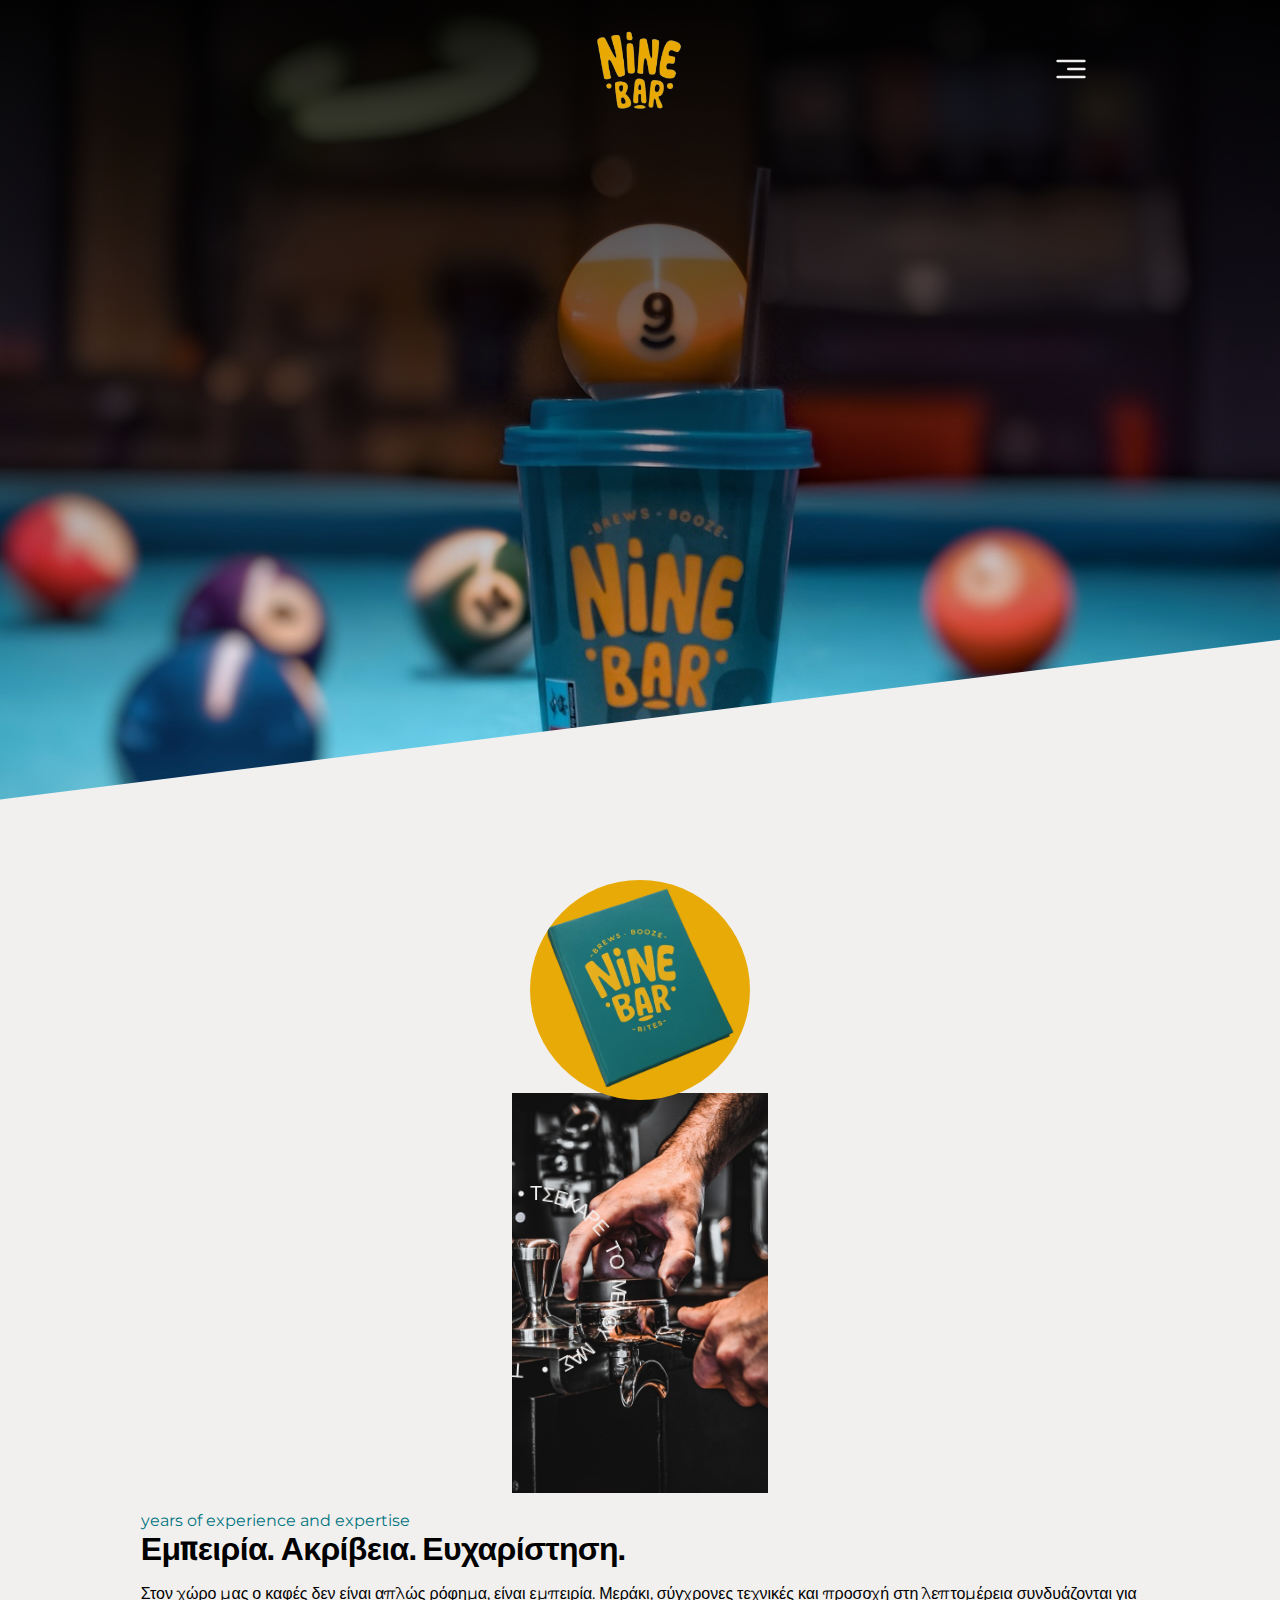
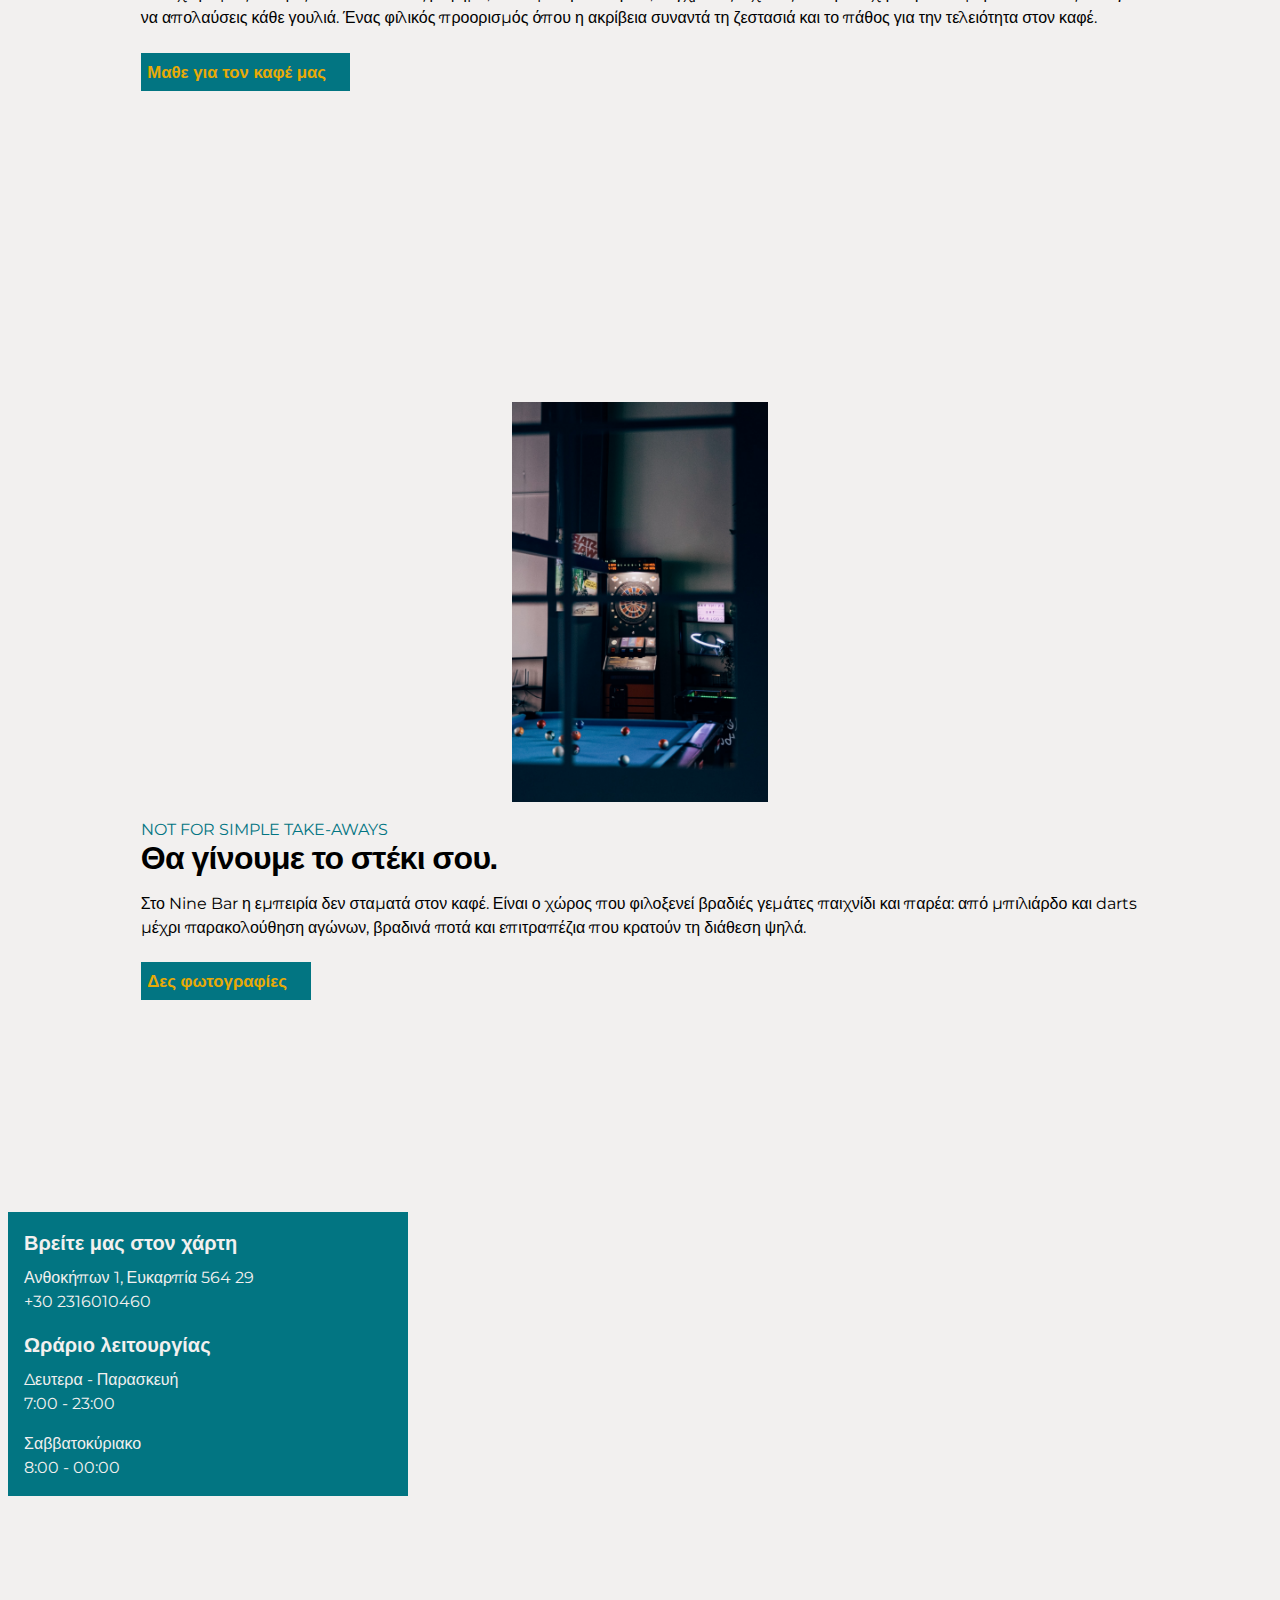
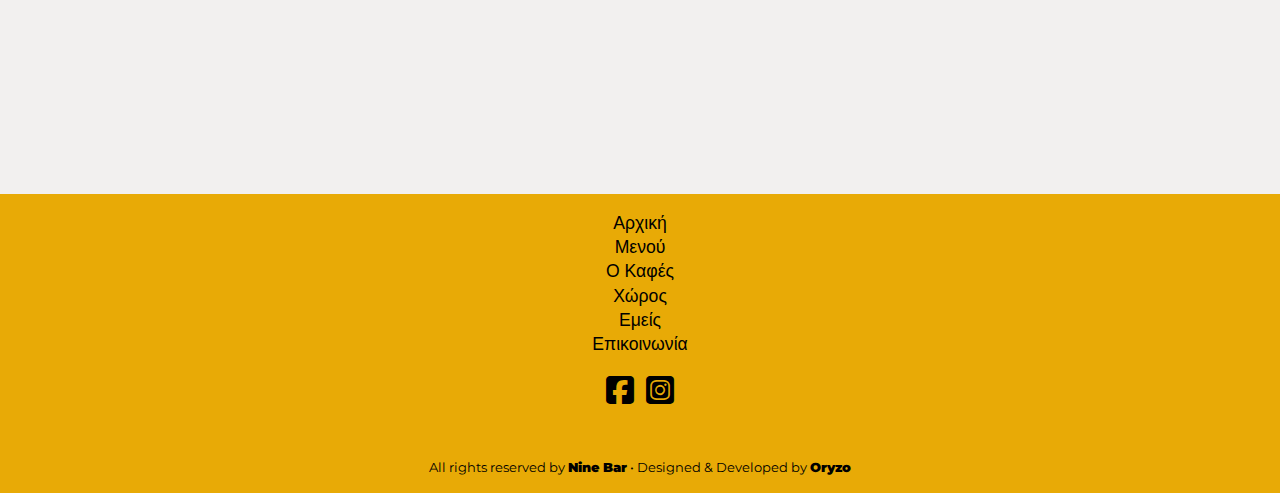
<file: index.html>
<!DOCTYPE html>
<html lang="en">
  <head>
    <meta charset="UTF-8" />
    <meta name="viewport" content="width=device-width, initial-scale=1.0" />
    <!-- CSS file -->
    <link rel="stylesheet" href="style.css" />

    <link
      rel="stylesheet"
      href="https://cdnjs.cloudflare.com/ajax/libs/font-awesome/6.5.1/css/all.min.css"
    />

    <link rel="preconnect" href="https://fonts.googleapis.com" />
    <link rel="preconnect" href="https://fonts.gstatic.com" crossorigin />
    <link
      href="https://fonts.googleapis.com/css2?family=Montserrat:ital,wght@0,100..900;1,100..900&family=Oswald:wght@200..700&display=swap"
      rel="stylesheet"
    />

    <title>Nine Bar - Bruze, Booze & Bites</title>
  </head>
  <body>
    <nav>
      <button></button>
      <img class="logoImg" src="./assets/NineBarLogo.png" alt="Logo" />
      <button id="toggleMenu">
        <svg
          xmlns="http://www.w3.org/2000/svg"
          width="32"
          height="32"
          viewBox="0 0 24 24"
          role="img"
          aria-labelledby="title"
        >
          <title id="title">Three-line menu button</title>
          <g
            stroke="currentColor"
            stroke-width="2"
            stroke-linecap="round"
            fill="none"
          >
            <line x1="2" y1="6" x2="22" y2="6" />
            <line x1="10" y1="12" x2="22" y2="12" />
            <line x1="2" y1="18" x2="22" y2="18" />
          </g>
        </svg>
      </button>
      <div id="nav-drawer" class="nav-drawer" hidden>
        <button id="closeMenu">
          <svg
            width="40"
            height="40"
            viewBox="0 0 24 24"
            aria-hidden="true"
            fill="none"
            stroke="currentColor"
            stroke-width="2"
            stroke-linecap="round"
            stroke-linejoin="round"
          >
            <line x1="18" y1="6" x2="6" y2="18"></line>
            <line x1="6" y1="6" x2="18" y2="18"></line>
          </svg>
        </button>
        <ul>
          <li><img src="./assets/bean.png" alt="" /><a href="">Αρχική</a></li>
          <li><img src="./assets/bean.png" alt="" /><a href="">Μενού</a></li>
          <li><img src="./assets/bean.png" alt="" /><a href="">Ο Καφές</a></li>
          <li><img src="./assets/bean.png" alt="" /><a href="">Χώρος</a></li>
          <li><img src="./assets/bean.png" alt="" /><a href="">Εμείς</a></li>
          <li>
            <img src="./assets/bean.png" alt="" /><a href="">Επικοινωνία</a>
          </li>
        </ul>
        <img src="./assets/NineBarLogo.png" alt="" class="menuStyleImg" />
        <img src="./assets/coffeecup.png" alt="" class="menuStyleCoffee" />
      </div>
    </nav>

    <main>
      <header>
        <div class="overlay"></div>
        <div class="hero">
          <h1 class="hero-display">
            Representing precision, expertise & the pursuit of
            <strong>coffee perfection</strong>
          </h1>
        </div>
      </header>
      <div class="hero-cta">
        <div class="ring" id="ring"></div>
        <a href=""
          ><img
            class="nineBar-menu"
            src="./assets/nineBarMenu-removebg-preview.png"
            alt="Nine bar menu"
        /></a>
      </div>
      <div class="ring" id="ring"></div>
      <section class="nineBar" id="first-section">
        <div class="section-content">
          <div class="image-container">
            <img
              class="section-img"
              src="./assets/CoffeeMakingExp.jpg"
              alt="barista making coffee"
            />
          </div>
          <div class="text-container">
            <p class="small-txt">years of experience and expertise</p>
            <h3>Εμπειρία. Ακρίβεια. Ευχαρίστηση.</h3>
            <p>
              Στον χώρο μας ο καφές δεν είναι απλώς ρόφημα, είναι εμπειρία.
              Μεράκι, σύγχρονες τεχνικές και προσοχή στη λεπτομέρεια
              συνδυάζονται για να απολαύσεις κάθε γουλιά. Ένας φιλικός
              προορισμός όπου η ακρίβεια συναντά τη ζεστασιά και το πάθος για
              την τελειότητα στον καφέ.
            </p>
            <a class="link-btn" href="">Μαθε για τον καφέ μας</a>
          </div>
        </div>
      </section>
      <section class="nineBar" id="second-section">
        <div class="section-content">
          <div class="image-container">
            <img
              class="section-img"
              src="./assets/OurPlace.jpg"
              alt="barista making coffee"
            />
          </div>
          <div class="text-container">
            <p class="small-txt">NOT FOR SIMPLE TAKE-AWAYS</p>
            <h3>Θα γίνουμε το στέκι σου.</h3>
            <p>
              Στο Nine Bar η εμπειρία δεν σταματά στον καφέ. Είναι ο χώρος που
              φιλοξενεί βραδιές γεμάτες παιχνίδι και παρέα: από μπιλιάρδο και
              darts μέχρι παρακολούθηση αγώνων, βραδινά ποτά και επιτραπέζια που
              κρατούν τη διάθεση ψηλά.
            </p>
            <a class="link-btn" href="">Δες φωτογραφίες</a>
          </div>
        </div>
      </section>
      <section class="find-us">
        <div class="text-container">
          <h6>Βρείτε μας στον χάρτη</h6>
          <p>
            <a href=""
              >Ανθοκήπων 1, Ευκαρπία 564 29 <br />
              +30 2316010460</a
            >
          </p>
          <h6>Ωράριο λειτουργίας</h6>
          <p>
            Δευτερα - Παρασκευή <br />
            7:00 - 23:00
          </p>
          <p>
            Σαββατοκύριακο <br />
            8:00 - 00:00
          </p>
        </div>
        <iframe
          src="https://www.google.com/maps/embed?pb=!1m18!1m12!1m3!1d3025.673622802261!2d22.94726169999999!3d40.6811597!2m3!1f0!2f0!3f0!3m2!1i1024!2i768!4f13.1!3m3!1m2!1s0x14a837773c41c50b%3A0xf5293491b7274203!2sNine%20Bar!5e0!3m2!1sel!2sgr!4v1757456345312!5m2!1sel!2sgr"
          height="450"
          style="border: 0"
          allowfullscreen=""
          loading="lazy"
          referrerpolicy="no-referrer-when-downgrade"
        ></iframe>
      </section>
      <footer>
        <ul>
          <li><a href="">Αρχική</a></li>
          <li><a href="">Μενού</a></li>
          <li><a href="">Ο Καφές</a></li>
          <li><a href="">Χώρος</a></li>
          <li><a href="">Εμείς</a></li>
          <li><a href="">Επικοινωνία</a></li>
        </ul>
        <ul class="inline">
          <li>
            <a href=""><i class="fa-brands fa-square-facebook"></i></a>
          </li>
          <li>
            <a href="https://www.instagram.com/nine.bar_skg/"
              ><i class="fa-brands fa-square-instagram"></i
            ></a>
          </li>
        </ul>
        <p class="small-tag">
          All rights reserved by <i>Nine Bar</i> • Designed & Developed by
          <i><a href="https://oryzo.gr" target="_blank">Oryzo</a></i>
        </p>
      </footer>
    </main>
    <script>
      const box = document.getElementById("toggleMenu");

      window.addEventListener("scroll", () => {
        if (window.scrollY > 760) {
          box.style.color = "#027582"; // New height after 50px scroll
        } else {
          box.style.color = "#f2f0ef"; // Original height
        }
      });
    </script>
    <script src="script.js"></script>
    <script src="menuTxtAnimation.js"></script>
  </body>
</html>
</file>
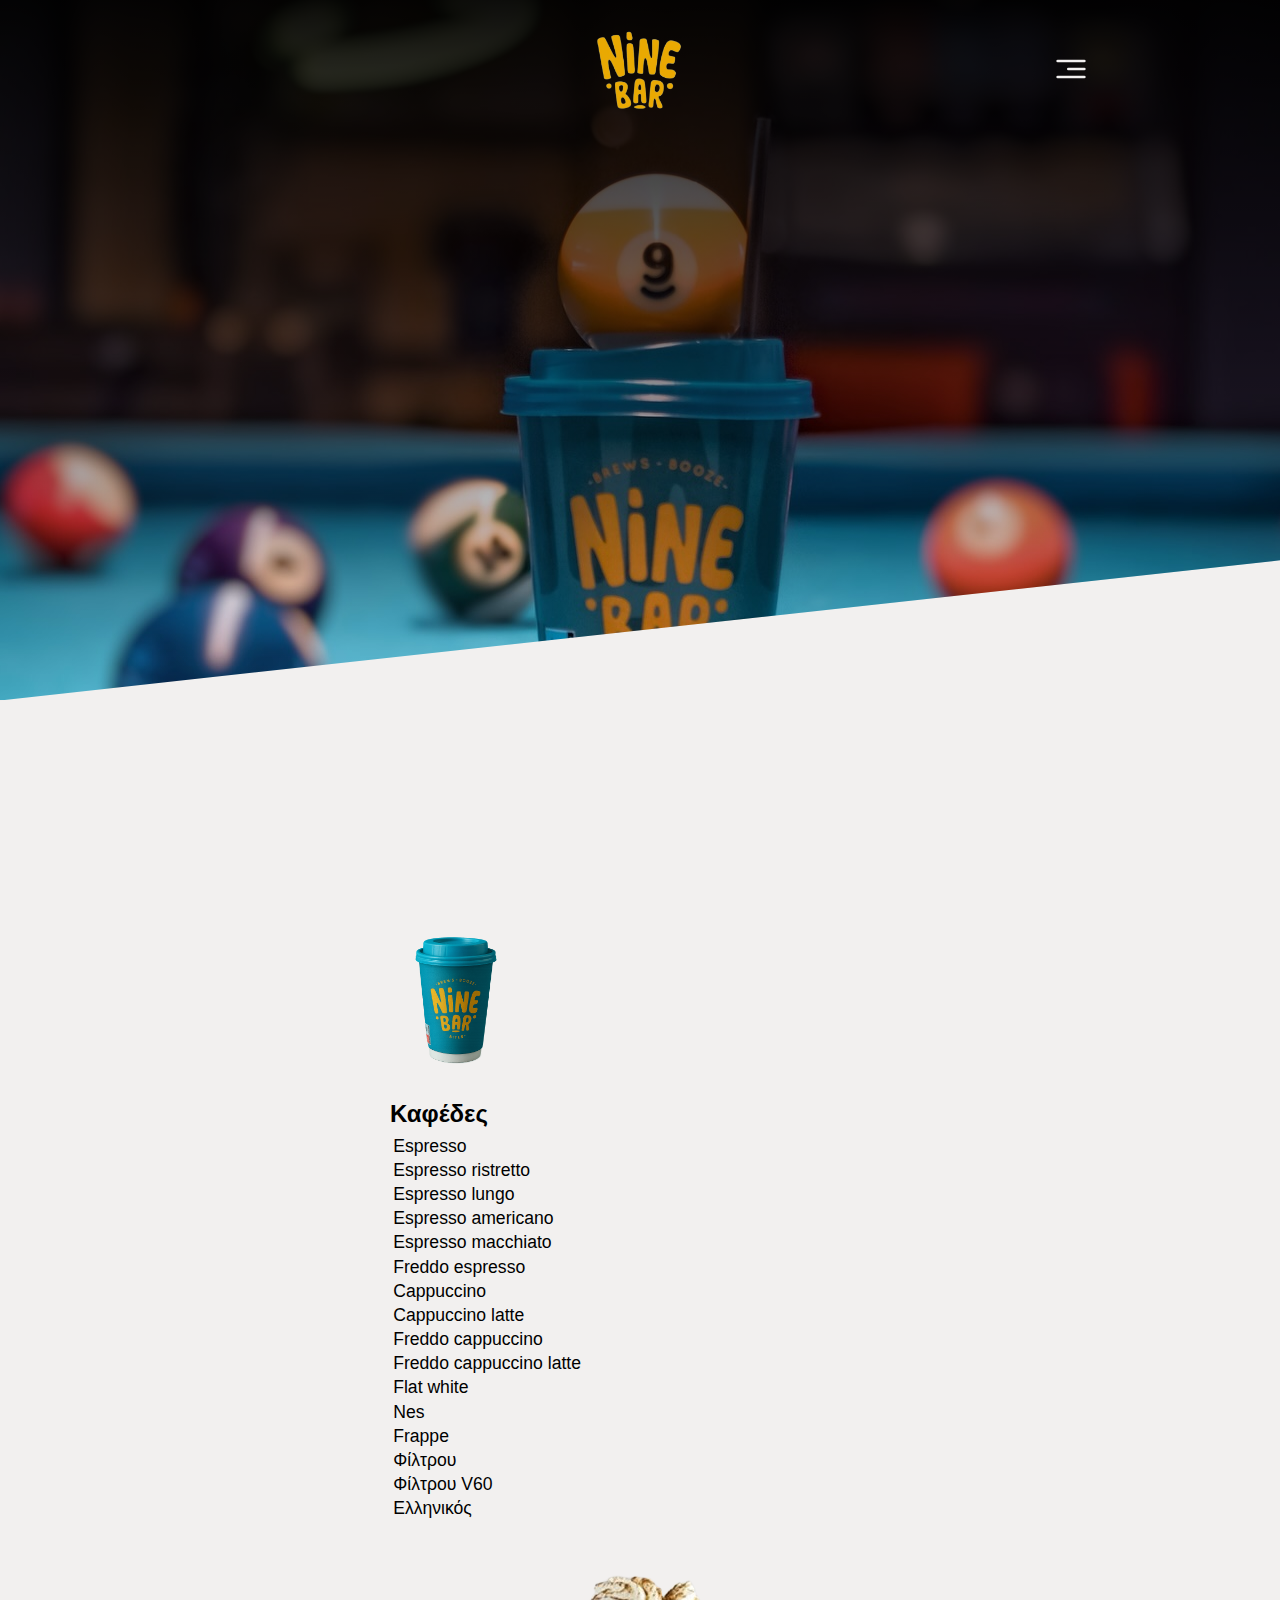
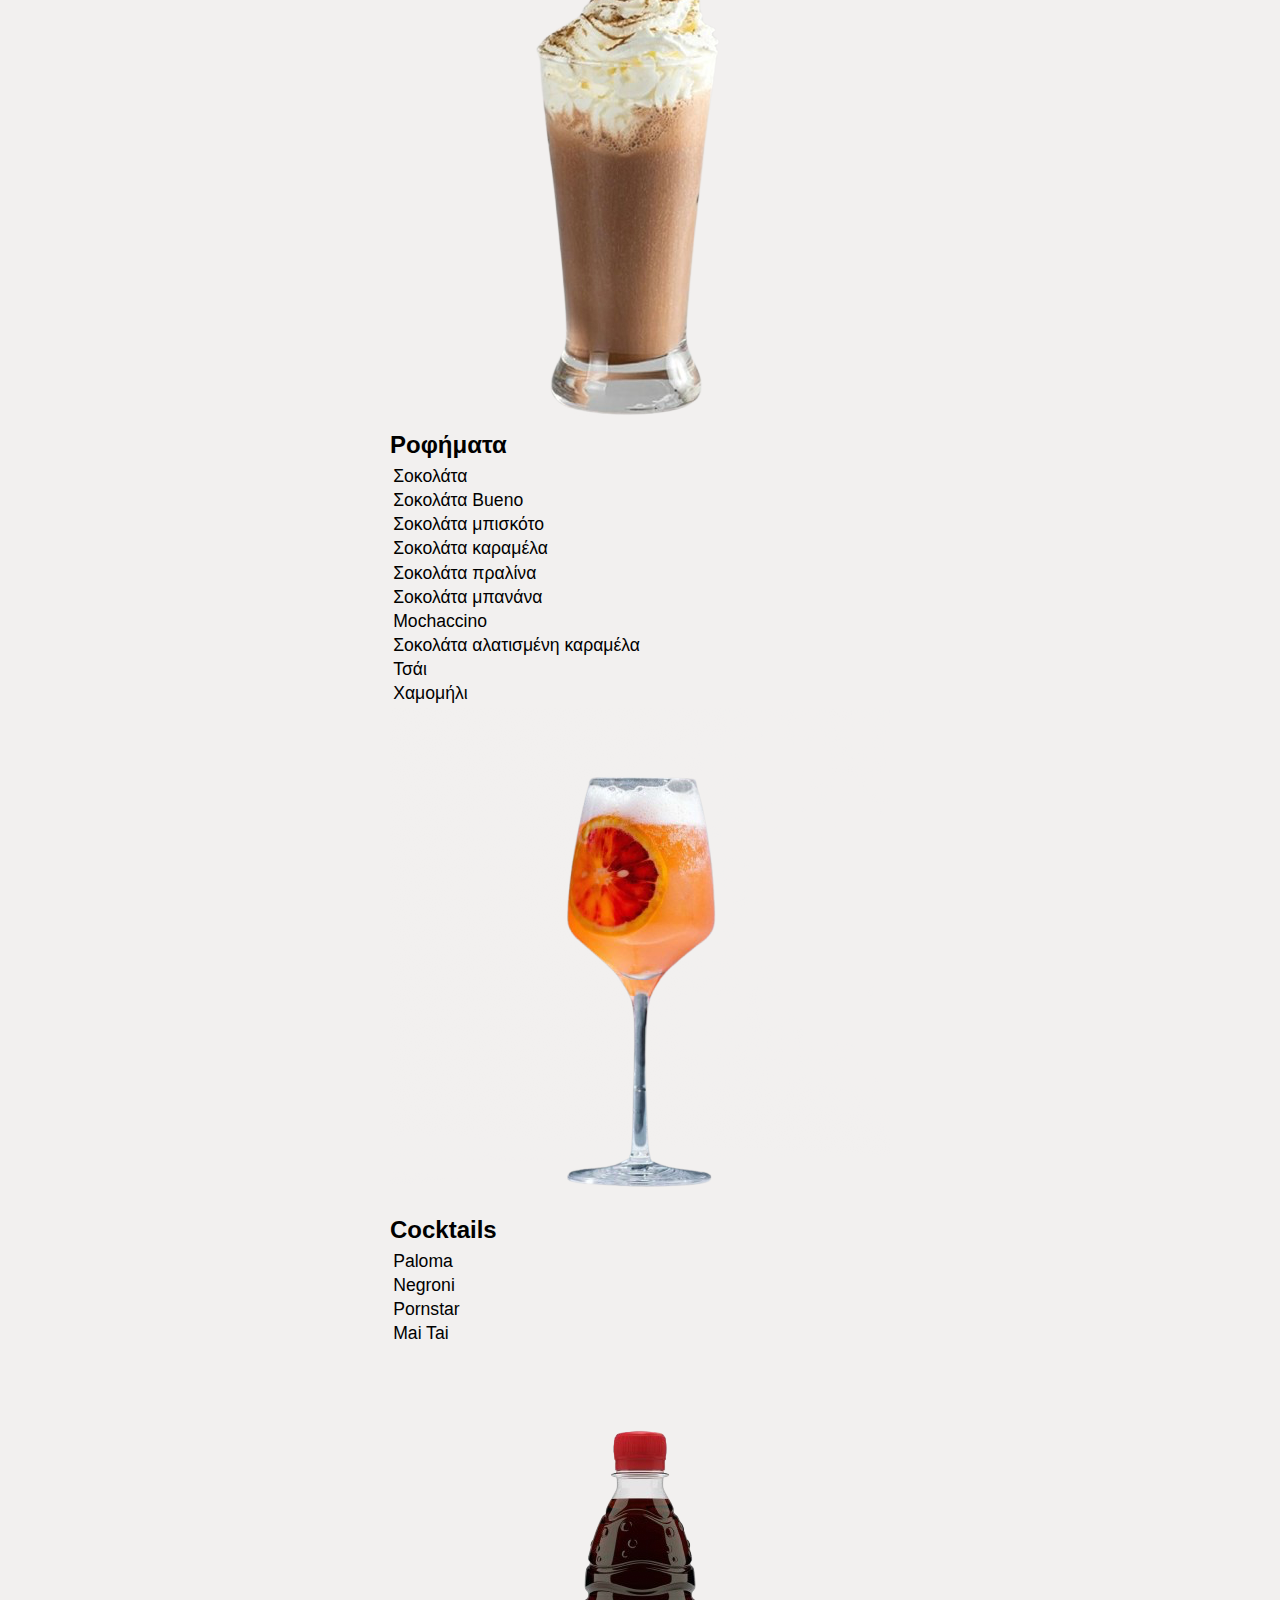
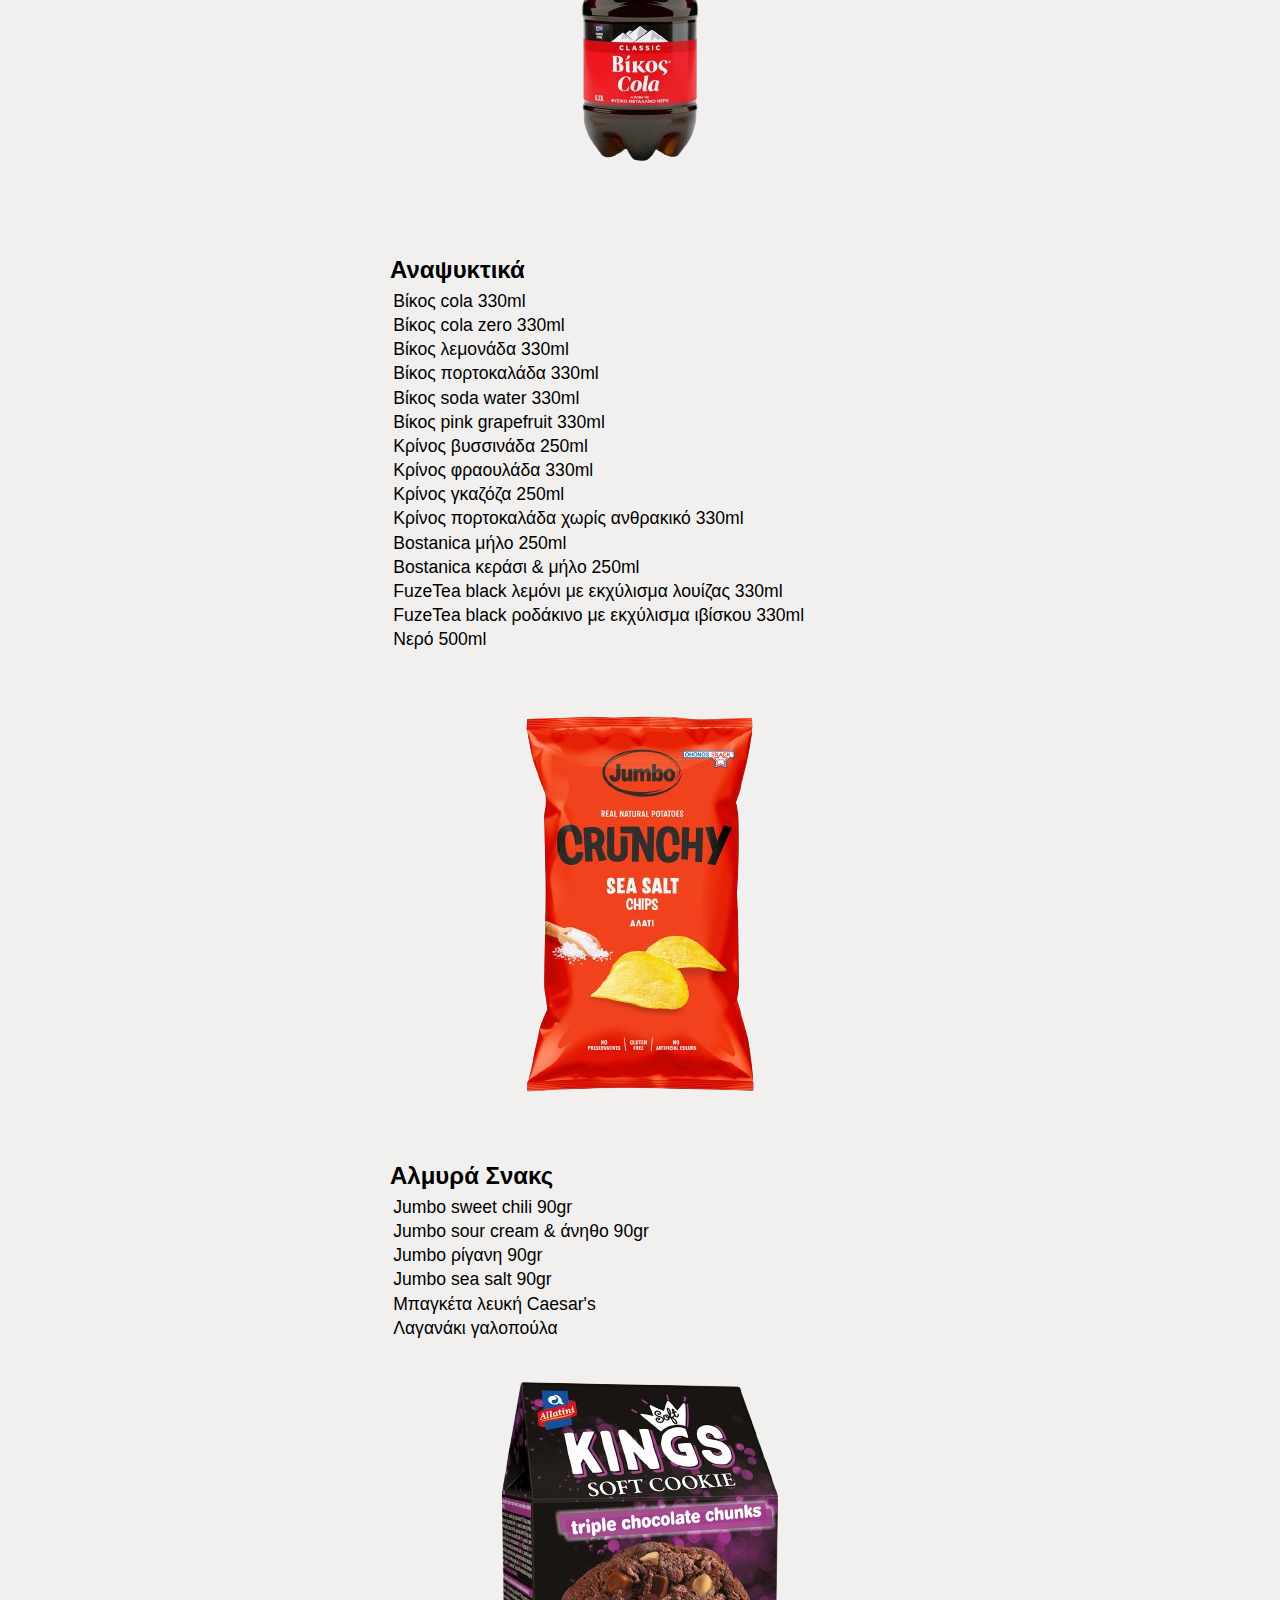
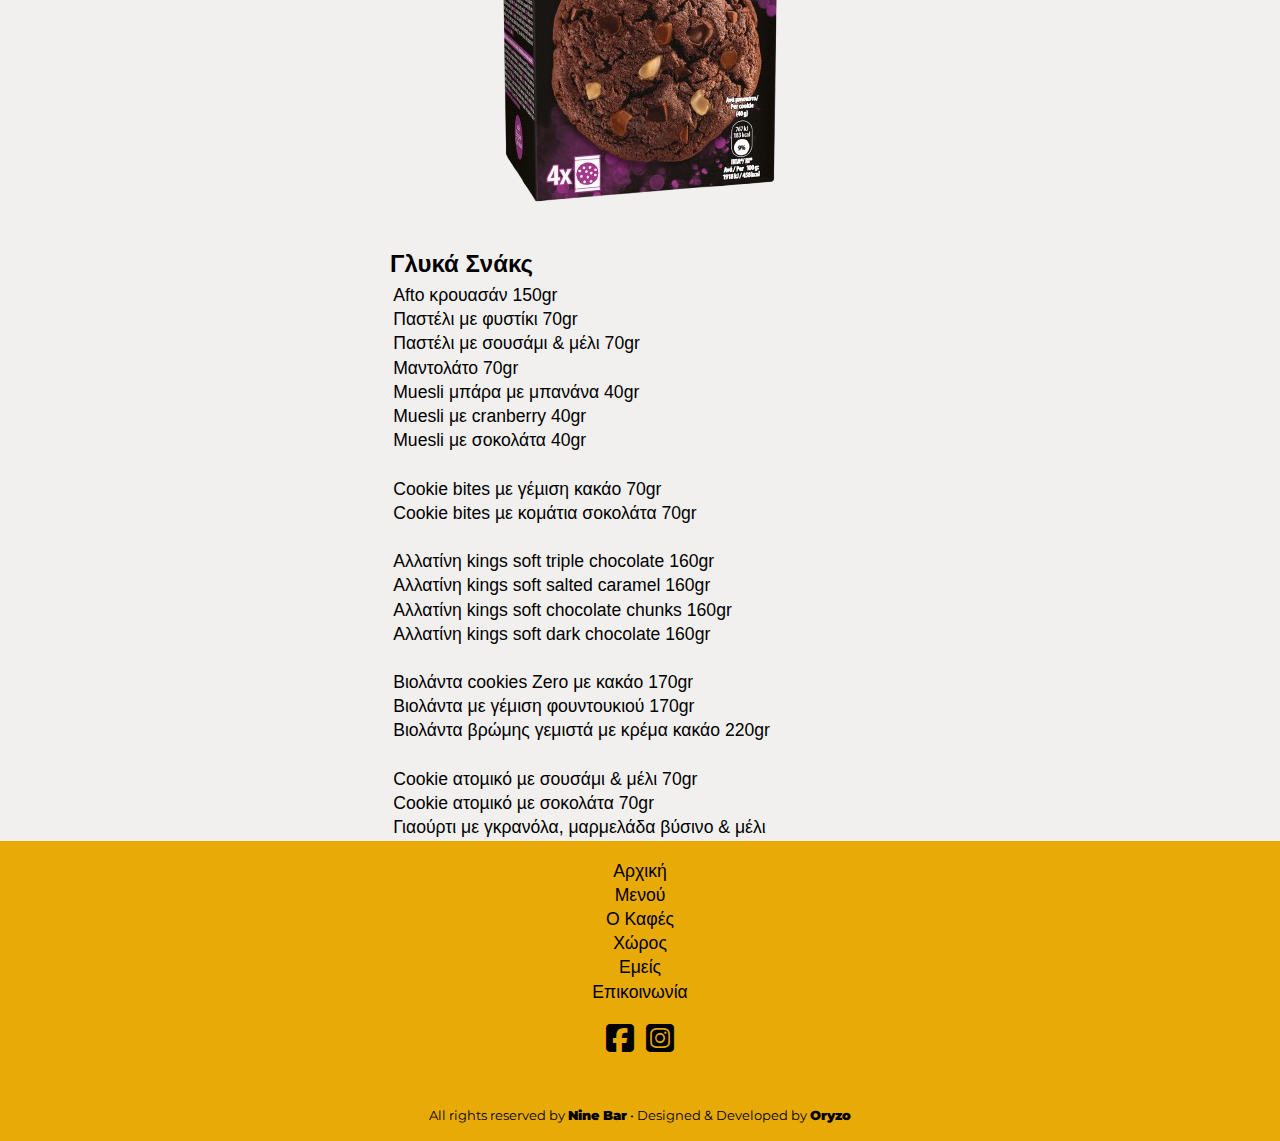
<file: WebPages/menuPage.html>
<!DOCTYPE html>
<html lang="en">
  <head>
    <meta charset="UTF-8" />
    <meta name="viewport" content="width=device-width, initial-scale=1.0" />
    <link rel="stylesheet" href="../style.css" />

    <link
      rel="stylesheet"
      href="https://cdnjs.cloudflare.com/ajax/libs/font-awesome/6.5.1/css/all.min.css"
    />

    <link rel="preconnect" href="https://fonts.googleapis.com" />
    <link rel="preconnect" href="https://fonts.gstatic.com" crossorigin />
    <link
      href="https://fonts.googleapis.com/css2?family=Montserrat:ital,wght@0,100..900;1,100..900&family=Oswald:wght@200..700&display=swap"
      rel="stylesheet"
    />
    <title>Nine Bar - Menu</title>

    <script src="elementAnimation.js" defer></script>
  </head>
  <body>
    <nav>
      <button></button>
      <img class="logoImg" src="../assets/NineBarLogo.png" alt="Logo" />
      <button id="toggleMenu" aria-controls="nav-drawer" aria-expanded="false">
        <svg
          xmlns="http://www.w3.org/2000/svg"
          width="32"
          height="32"
          viewBox="0 0 24 24"
          role="img"
          aria-labelledby="title"
        >
          <title id="title">Three-line menu button</title>
          <g
            stroke="currentColor"
            stroke-width="2"
            stroke-linecap="round"
            fill="none"
          >
            <line x1="2" y1="6" x2="22" y2="6" />
            <line x1="10" y1="12" x2="22" y2="12" />
            <line x1="2" y1="18" x2="22" y2="18" />
          </g>
        </svg>
      </button>
      <div id="nav-drawer" class="nav-drawer" hidden aria-hidden="true" inert>
        <button id="closeMenu" aria-label="Κλείσιμο">
          <svg
            width="40"
            height="40"
            viewBox="0 0 24 24"
            aria-hidden="true"
            fill="none"
            stroke="currentColor"
            stroke-width="2"
            stroke-linecap="round"
            stroke-linejoin="round"
          >
            <line x1="18" y1="6" x2="6" y2="18"></line>
            <line x1="6" y1="6" x2="18" y2="18"></line>
          </svg>
        </button>
        <ul>
          <li>
            <img src="../assets/bean.png" alt="" /><a href="../index.html"
              >Αρχική</a
            >
          </li>
          <li>
            <img src="../assets/bean.png" alt="" /><a href="./menuPage.html"
              >Μενού</a
            >
          </li>
          <li><img src="../assets/bean.png" alt="" /><a href="">Ο Καφές</a></li>
          <li><img src="../assets/bean.png" alt="" /><a href="">Χώρος</a></li>
          <li><img src="../assets/bean.png" alt="" /><a href="">Εμείς</a></li>
          <li>
            <img src="../assets/bean.png" alt="" /><a href="">Επικοινωνία</a>
          </li>
        </ul>
        <img src="../assets/NineBarLogo.png" alt="" class="menuStyleImg" />
        <img src="../assets/coffeecup.png" alt="" class="menuStyleCoffee" />
      </div>
    </nav>

    <main>
      <header id="menuHeader">
        <div class="overlay"></div>
        <div class="hero">
          <h1 class="hero-display">
            Στο μενού θα βρείς <strong>τα πάντα όλα</strong>
          </h1>
        </div>
        <div class="cta-container">
          <p>σκρολαρε παρακατω ↓</p>
        </div>
      </header>

      <section id="menuOptions">
        <div class="drinks">
          <img
            class="menuSectionImage notVisible"
            style="height: 200px"
            src="../assets/coffee.png"
            alt=""
          />
          <h5 class="sub-title">Καφέδες</h5>
          <ul class="menu-items">
            <li>Espresso</li>
            <li>Espresso ristretto</li>
            <li>Espresso lungo</li>
            <li>Espresso americano</li>
            <li>Espresso macchiato</li>
            <li>Freddo espresso</li>
            <li>Cappuccino</li>
            <li>Cappuccino latte</li>
            <li>Freddo cappuccino</li>
            <li>Freddo cappuccino latte</li>
            <li>Flat white</li>
            <li>Nes</li>
            <li>Frappe</li>
            <li>Φίλτρου</li>
            <li>Φίλτρου V60</li>
            <li>Ελληνικός</li>
          </ul>

          <img
            class="menuSectionImage notVisible"
            src="../assets/mochaccino.png"
            alt=""
          />
          <h5 class="sub-title">Ροφήματα</h5>
          <ul class="menu-items">
            <li>Σοκολάτα</li>
            <li>Σοκολάτα Bueno</li>
            <li>Σοκολάτα μπισκότο</li>
            <li>Σοκολάτα καραμέλα</li>
            <li>Σοκολάτα πραλίνα</li>
            <li>Σοκολάτα μπανάνα</li>
            <li>Mochaccino</li>
            <li>Σοκολάτα αλατισμένη καραμέλα</li>
            <li>Τσάι</li>
            <li>Χαμομήλι</li>
          </ul>

          <img
            src="../assets/cocktails.png"
            alt=""
            class="menuSectionImage notVisible"
          />
          <h5 class="sub-title">Cocktails</h5>
          <ul class="menu-items">
            <li>Paloma</li>
            <li>Negroni</li>
            <li>Pornstar</li>
            <li>Mai Tai</li>
          </ul>

          <img
            src="../assets/cola.png"
            alt=""
            class="menuSectionImage notVisible"
          />
          <h5 class="sub-title">Αναψυκτικά</h5>
          <ul class="menu-items">
            <li>Βίκος cola 330ml</li>
            <li>Βίκος cola zero 330ml</li>
            <li>Βίκος λεμονάδα 330ml</li>
            <li>Βίκος πορτοκαλάδα 330ml</li>
            <li>Βίκος soda water 330ml</li>
            <li>Βίκος pink grapefruit 330ml</li>
            <li>Κρίνος βυσσινάδα 250ml</li>
            <li>Κρίνος φραουλάδα 330ml</li>
            <li>Κρίνος γκαζόζα 250ml</li>
            <li>Κρίνος πορτοκαλάδα χωρίς ανθρακικό 330ml</li>
            <li>Bostanica μήλο 250ml</li>
            <li>Bostanica κεράσι & μήλο 250ml</li>
            <li>FuzeTea black λεμόνι με εκχύλισμα λουίζας 330ml</li>
            <li>FuzeTea black ροδάκινο με εκχύλισμα ιβίσκου 330ml</li>
            <li>Νερό 500ml</li>
          </ul>

          <img
            src="../assets/chips.png"
            alt=""
            class="menuSectionImage notVisible"
          />
          <h5 class="sub-title">Αλμυρά Σνακς</h5>
          <ul class="menu-items">
            <li>Jumbo sweet chili 90gr</li>
            <li>Jumbo sour cream & άνηθο 90gr</li>
            <li>Jumbo ρίγανη 90gr</li>
            <li>Jumbo sea salt 90gr</li>
            <li>Μπαγκέτα λευκή Caesar's</li>
            <li>Λαγανάκι γαλοπούλα</li>
          </ul>

          <img
            src="../assets/cookie.png"
            alt=""
            class="menuSectionImage notVisible"
          />
          <h5 class="sub-title">Γλυκά Σνάκς</h5>
          <ul class="menu-items">
            <li>Afto κρουασάν 150gr</li>
            <li>Παστέλι με φυστίκι 70gr</li>
            <li>Παστέλι με σουσάμι & μέλι 70gr</li>
            <li>Μαντολάτο 70gr</li>
            <li>Muesli μπάρα με μπανάνα 40gr</li>
            <li>Muesli με cranberry 40gr</li>
            <li>Muesli με σοκολάτα 40gr</li>
            <br />
            <li>Cookie bites µε γέµιση κακάο 70gr</li>
            <li>Cookie bites µε κομάτια σοκολάτα 70gr</li>
            <br />
            <li>Αλλατίνη kings soft triple chocolate 160gr</li>
            <li>Αλλατίνη kings soft salted caramel 160gr</li>
            <li>Αλλατίνη kings soft chocolate chunks 160gr</li>
            <li>Αλλατίνη kings soft dark chocolate 160gr</li>
            <br />
            <li>Βιολάντα cookies Ζero με κακάο 170gr</li>
            <li>Βιολάντα με γέμιση φουντουκιού 170gr</li>
            <li>Βιολάντα βρώμης γεμιστά με κρέμα κακάο 220gr</li>
            <br />
            <li>Cookie ατοµικό µε σουσάμι & μέλι 70gr</li>
            <li>Cookie ατοµικό µε σοκολάτα 70gr</li>
            <li>Γιαούρτι με γκρανόλα, μαρμελάδα βύσινο & μέλι</li>
          </ul>
        </div>
      </section>
    </main>
    <footer>
      <ul>
        <li><a href="./index.html">Αρχική</a></li>
        <li><a href="./WebPages/menuPage.html">Μενού</a></li>
        <li><a href="">Ο Καφές</a></li>
        <li><a href="">Χώρος</a></li>
        <li><a href="">Εμείς</a></li>
        <li><a href="">Επικοινωνία</a></li>
      </ul>
      <ul class="inline">
        <li>
          <a href=""><i class="fa-brands fa-square-facebook"></i></a>
        </li>
        <li>
          <a href="https://www.instagram.com/nine.bar_skg/"
            ><i class="fa-brands fa-square-instagram"></i
          ></a>
        </li>
      </ul>
      <p class="small-tag">
        All rights reserved by <i>Nine Bar</i> • Designed & Developed by
        <i><a href="https://oryzo.gr" target="_blank">Oryzo</a></i>
      </p>
    </footer>
    <script src="../script.js"></script>
  </body>
</html>
</file>
<file: style.css>
:root {
  --primary: #027582;
  --secondary: #e8aa06;
  --dark: #000;
  --white: #f2f0ef;

  /* layout */
  --container-max: 1200px;
  --gutter: 1rem;

  /* Safe-area inset bottom with legacy iOS fallback */
  --sab: env(safe-area-inset-bottom, 0px);

  @supports (padding: constant(safe-area-inset-bottom)) {
    :root {
      --sab: constant(safe-area-inset-bottom);
    }
  }
}
/* Base & typography*/
* {
  padding: 0;
  margin: 0;
  box-sizing: border-box;
}
body {
  background-color: var(--white);
  color: var(--dark);
  font-family: sans-serif;
  width: 100vw;
}
main {
  width: 100%;
}
h1,
h2,
h3,
h4 {
  letter-spacing: -0.02em;
  font-weight: 500;
  font-family: "Oswald", sans-serif;
}
h1 {
  font-size: clamp(3.5rem, 12vw + 1rem, 7rem);
  line-height: 1.1;
  font-weight: 900;
}
h2 {
  font-size: 2.5rem;
  line-height: 1.1;
  font-weight: 900;
}
h3 {
  font-size: 2rem;
  line-height: 1.3;
}
h4 {
  font-size: 1.75rem;
  line-height: 1.3;
}
h5 {
  font-size: 1.5rem;
  line-height: 1.5;
}
h6 {
  font-size: 1.25rem;
  line-height: 1.5;
  margin-bottom: 0.5rem;
}

p {
  font-family: "Montserrat", sans-serif;
  font-size: 1rem;
  line-height: 1.5;
}
/* buttons */

/* nav */
nav {
  width: 100vw;
  max-height: auto;
  padding: 0 var(--gutter);
  display: flex;
  flex-direction: row;
  justify-content: space-around;
  align-items: center;
  position: fixed;
  z-index: 999;
}
nav button:nth-child(1) {
  border: none;
  width: 48px;
  height: 50px;
  background-color: transparent;
}
#toggleMenu {
  color: var(--white);
  background-color: transparent;
  border: none;
  padding: 0.5rem;
  cursor: pointer;
}
.logoImg {
  height: 140px;
}
/* Drawer menu */
#closeMenu {
  color: var(--white);
  position: absolute;
  top: 2.7rem;
  right: 4.3rem;
  cursor: pointer;
}
#nav-drawer[hidden] {
  display: none !important;
}
.nav-drawer {
  position: fixed;
  top: 0;
  right: 0;
  height: 100vh;
  width: 30vw;
  background: var(--secondary);
  padding: 170px 1rem;
  z-index: 999;

  transform: translateX(100%);
  transition: transform 300ms ease;
  will-change: transform;
  pointer-events: none;
}
.nav-drawer.is-open {
  transform: translateX(0);
  pointer-events: auto;
}
.nav-drawer ul {
  position: relative;
  list-style: none;
  padding: 0 1rem;
  margin: 0;
  display: flex;
  flex-direction: column;
  align-items: flex-end; /* push all li content to the right */
  z-index: 999;
}

.nav-drawer li {
  gap: 8px; /* space between image and text */
  margin: 10px 0;
  cursor: pointer;
}

.nav-drawer li a {
  margin-left: 10px;
  text-decoration: none;
  color: var(--white);
  font-weight: 800;
  font-size: 2rem;
}

.nav-drawer li img {
  position: relative;
  top: 5px;
  width: 32px;
  height: 32px;
  opacity: 0;
  transform: rotate(-33deg);
}

.nav-drawer li:hover img {
  opacity: 1;
}
.menuStyleImg {
  filter: brightness(0);
  opacity: 0.03;
  position: relative;
  top: -200px;
  left: -50px;
  transform: rotate(-28deg);
  z-index: 1;
}
.menuStyleCoffee {
  filter: brightness(0);
  opacity: 0.03;
  position: relative;
  top: -500px;
}
strong {
  color: var(--secondary);
  font-weight: 700;
}
.ring {
  position: relative;
  width: 1px; /* 2 * (RADIUS + font size-ish for padding) */
  height: 1px;
}
.char {
  position: absolute;
  top: 50%;
  left: 50%;
  transform-origin: 0 0; /* we’ll rotate from center */
  white-space: pre;
  font-size: 20px;
  letter-spacing: 0;
  /* Optional: smoothness */
  will-change: transform;
}

/* Optional: helper to visualize the circle */
.ring::after {
  content: "";
  position: absolute;
  inset: 0;
  border-radius: 50%;
  border: 1px dashed rgba(255, 255, 255, 0.15);
}

/* header */
.overlay {
  width: 100%;
  height: 80vh;
  position: absolute;
  top: 0;
  left: 0;
  background: linear-gradient(to bottom, rgba(0, 0, 0, 0.95), transparent);
}
header {
  padding: 130px 1rem 300px;
  color: var(--white);
  background-color: var(--primary);
  background-image: url(./assets/bg.jpg);
  background-position: center;
  clip-path: polygon(
    0 0,
    /* top-left */ 100% 0,
    /* top-right */ 100% 80%,
    /* near bottom-right */ 0% 100%,
    /* bottom middle (triangle tip) */ 0 0 /* near bottom-left */
  );
  margin: 0 0 12em;
}
@media (max-width: 768px) {
  header {
    background-position: left;
    background-size: 108vh;
  }
}
.hero {
  display: flex;
  margin: 0 auto;
  max-width: var(--container-max);
}
.hero-display {
  opacity: 0;
  animation: fadeIn 1s ease-in forwards;
}
.hero-cta {
  width: 100%;
  max-height: 1px;
  margin: 0 0 300px 0;
  display: flex;
  justify-content: center;
  align-items: center;
  z-index: 999;
}
.cta-container {
  position: relative;
  top: -450px;
}
.cta-container a {
  position: relative;
  top: 180px;
}
@keyframes fadeIn {
  to {
    opacity: 1;
  }
}
.nineBar-menu {
  position: relative;
  width: 220px;
  height: 220px;
  background-color: var(--secondary);
  border-radius: 50%;
  z-index: 2;
}
i {
  color: var(--secondary);
}
/* Store */
section {
  padding: 0 1rem;
  display: flex;
  flex-direction: column;
  align-items: center;
  justify-content: center;
}
.nineBar .section-content {
  display: flex;
  flex-direction: column;
  align-items: center;
  justify-content: center;
  gap: 1rem;
  margin-bottom: 120px;
}
#first-section {
  margin: -200px 0 200px;
}
#second-section {
  margin: 200px 0 200px;
}
.section-img {
  display: flex;
  margin: 0 auto;
  width: 80%;
  height: 400px;
  object-fit: cover;
}
.text-container {
  text-align: start;
  max-width: 80%;
}
.text-container h3 {
  margin: -0.5rem 0 1rem 0;
  font-weight: 600;
}
.text-container p {
  margin-bottom: 2rem;
}
.text-container .small-txt {
  color: var(--primary);
  margin: 0;
}
.link-btn {
  background-color: var(--primary);
  color: var(--secondary);
  text-decoration: none;
  padding: 0.6rem 1.5rem 0.6rem 0.4rem;
  font-size: 105%;
  font-weight: 900;
  cursor: pointer;
}
/* location */
iframe {
  width: 100vw;
}
.find-us {
  padding: 2rem 0 0;
  position: relative;
}
.find-us .text-container {
  width: 400px;
  height: auto;
  background-color: var(--primary);
  color: var(--white);
  padding: 1rem;
  position: absolute;
  top: -100px;
  left: 0.5rem;
}
.find-us p {
  margin-bottom: 1rem;
}
.find-us p:last-child {
  margin-bottom: 0;
}
a {
  color: var(--white);
  text-decoration: none;
}
a:hover {
  text-decoration: underline;
}
/* footer */
footer {
  background-color: var(--secondary);
  display: flex;
  flex-direction: column;
  justify-content: center;
  align-items: center;
  text-align: center;
  padding: 1rem;
}
ul {
  list-style: none;
  font-size: 110%;
}
ul li {
  margin: 0.2rem;
}
ul li a {
  color: var(--dark);
}
ul.inline li {
  display: inline-block;
  margin-top: 1rem;
}
.small-tag {
  margin-top: 3rem;
  font-size: 0.8rem;
}
i {
  color: var(--dark);
  font-style: normal;
  font-weight: 900;
}
i a {
  color: var(--dark);
}
.fa-brands {
  font-size: 32px;
}
.fa-brands:hover {
  color: var(--primary);
}
/* Responsive */
@media (max-width: 992px) {
  .nav-drawer {
    width: 100vw;
  }
  .nav-drawer ul {
    align-items: center;
    margin-left: -40px;
  }
}
@media (max-width: 768px) {
  .experience .section-content,
  .our-place .section-content {
    display: flex;
    flex-direction: column;
  }
}
/* Respect reduced motion */
@media (prefers-reduced-motion: reduce) {
  .ring {
    animation: none;
  }
}
:root {
  --radius: 100px; /* distance from center to baseline */
  --font-size: 20px;
  --speed: 12s; /* rotation duration */
}

/* The ring itself rotates */
.ring {
  position: relative;
  top: 290px;
  width: calc(var(--radius) * 2 + 0); /* extra padding so letters don't clip */
  height: calc(var(--radius) * 2 + 0);
  animation: spin var(--speed) linear infinite;
  z-index: 999;
}

@keyframes spin {
  to {
    transform: rotate(360deg);
  }
}

.char {
  color: var(--white);
  position: absolute;
  top: 50%;
  left: 50%;
  transform-origin: 0 0;
  font-size: var(--font-size);
  white-space: pre;
  will-change: transform;
}
</file>
